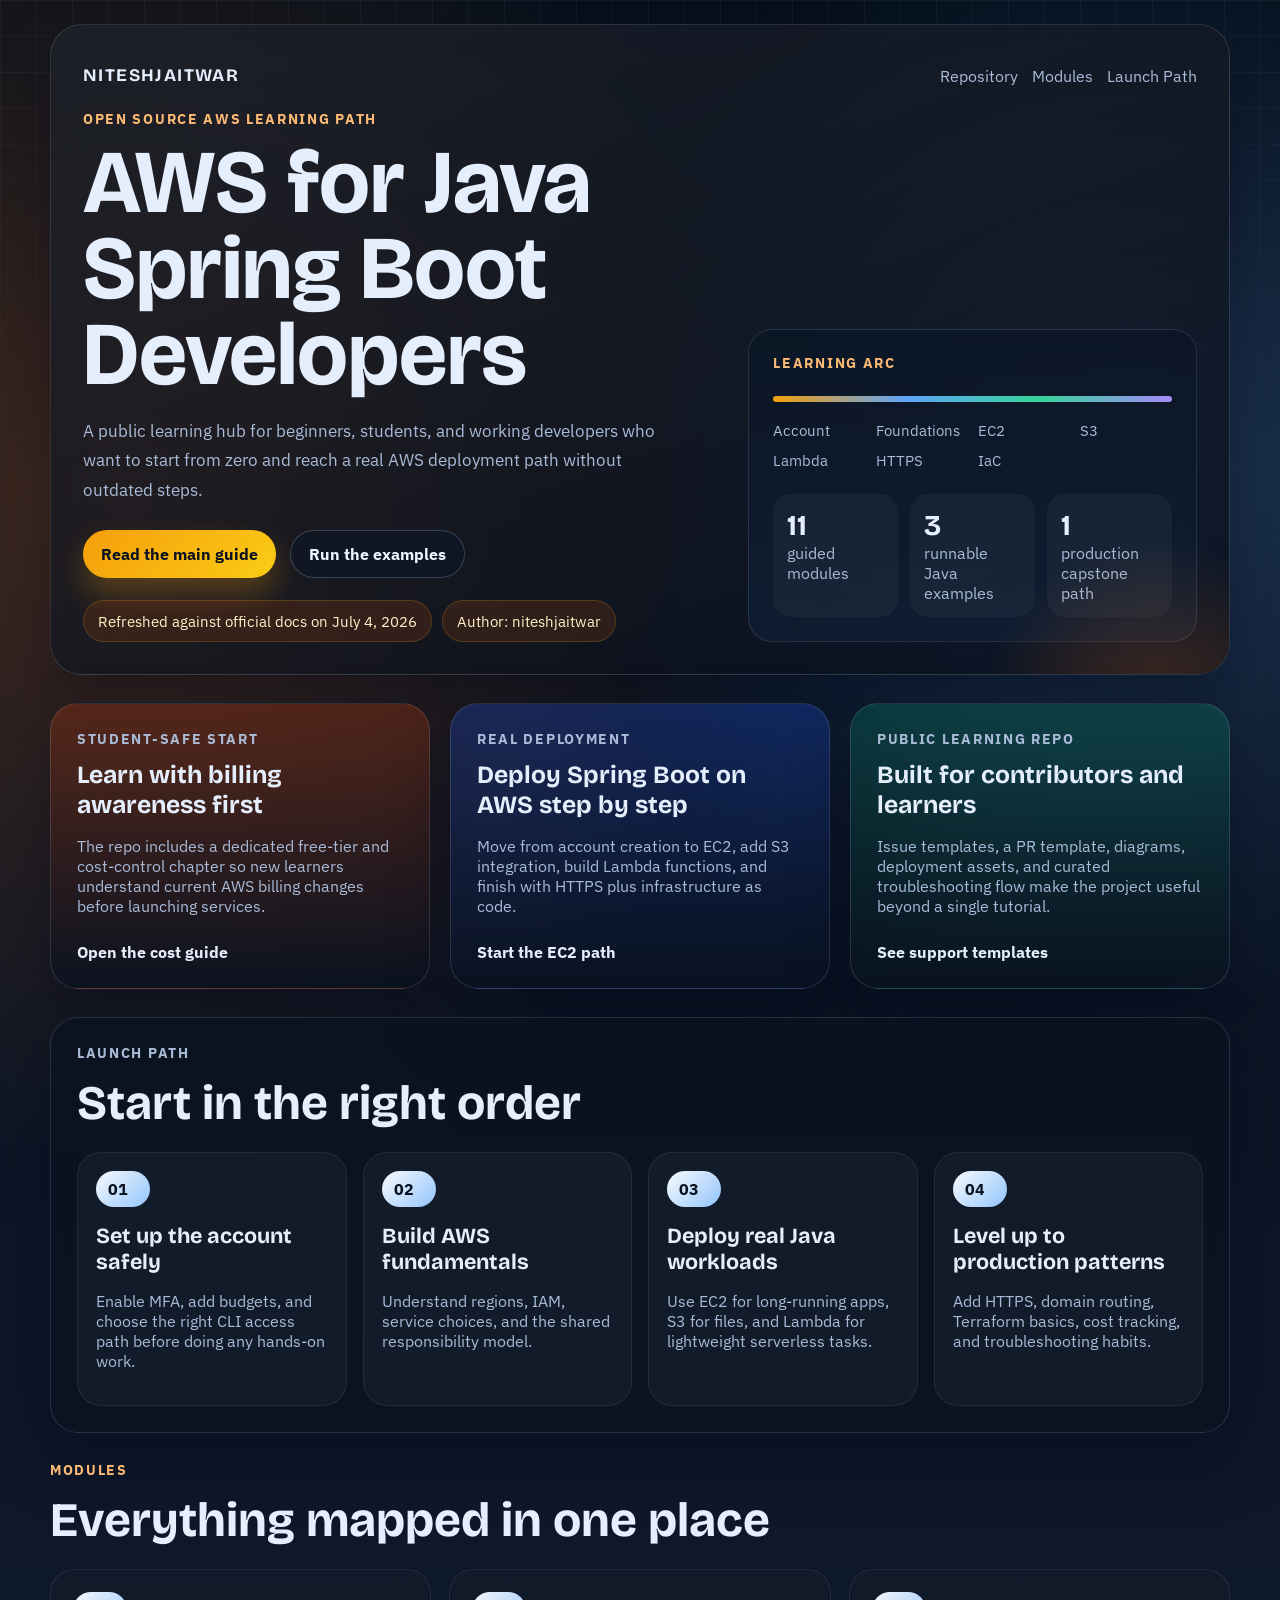
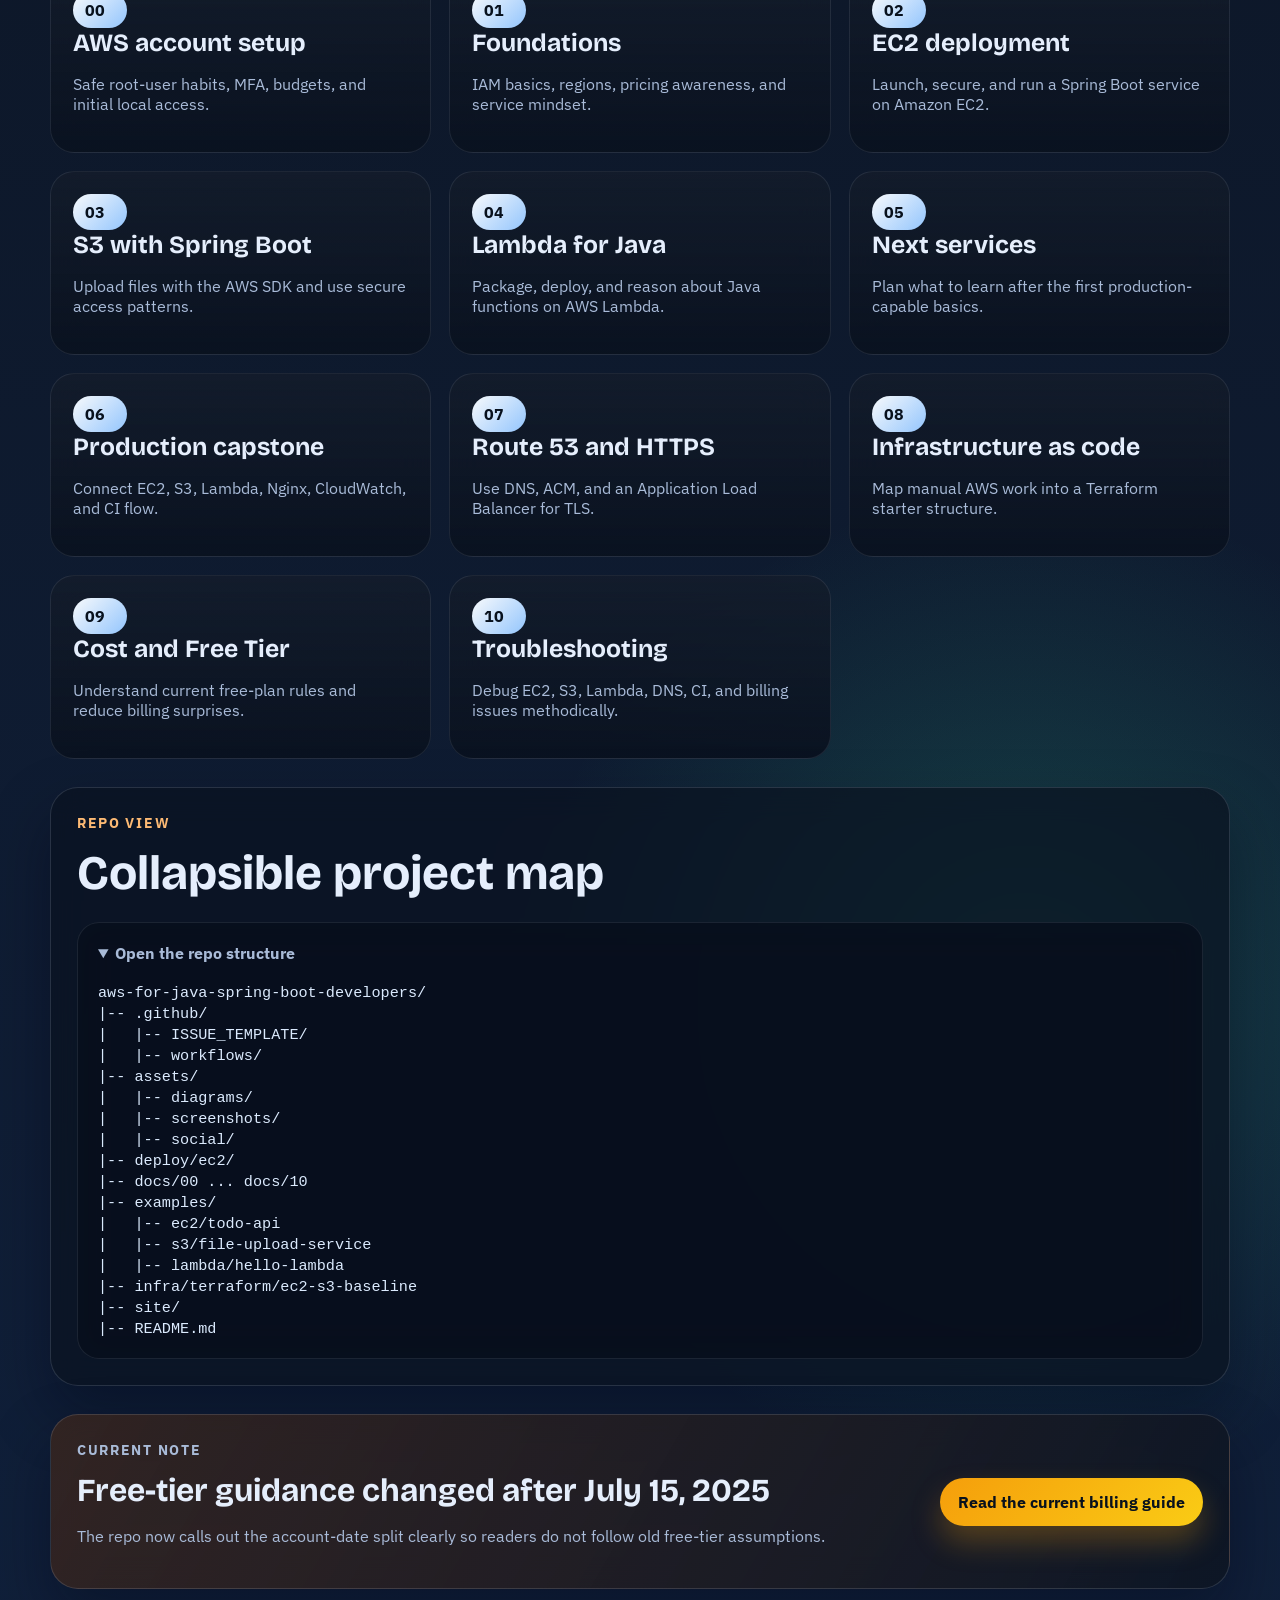
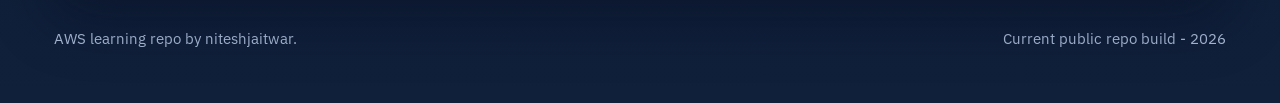
<file: site/index.html>
<!DOCTYPE html>
<html lang="en">
<head>
  <meta charset="utf-8">
  <meta name="viewport" content="width=device-width, initial-scale=1">
  <title>AWS for Java Spring Boot Developers</title>
  <meta name="description" content="Beginner-friendly AWS learning path for Java and Spring Boot developers, from account setup to EC2, S3, Lambda, HTTPS, IaC, free tier guidance, and troubleshooting.">
  <meta name="theme-color" content="#0b1220">
  <meta property="og:title" content="AWS for Java Spring Boot Developers">
  <meta property="og:description" content="Step-by-step AWS learning path by niteshjaitwar with EC2, S3, Lambda, HTTPS, IaC, cost control, and troubleshooting.">
  <meta property="og:type" content="website">
  <meta property="og:url" content="https://niteshjaitwar.github.io/aws-for-java-spring-boot-developers/">
  <meta property="og:image" content="https://niteshjaitwar.github.io/aws-for-java-spring-boot-developers/assets/social-preview.svg">
  <meta property="twitter:card" content="summary_large_image">
  <meta property="twitter:title" content="AWS for Java Spring Boot Developers">
  <meta property="twitter:description" content="A public, student-friendly AWS roadmap for Java Spring Boot developers.">
  <meta property="twitter:image" content="https://niteshjaitwar.github.io/aws-for-java-spring-boot-developers/assets/social-preview.svg">
  <link rel="canonical" href="https://niteshjaitwar.github.io/aws-for-java-spring-boot-developers/">
  <script>document.documentElement.classList.add('js');</script>
  <link rel="preconnect" href="https://fonts.googleapis.com">
  <link rel="preconnect" href="https://fonts.gstatic.com" crossorigin>
  <link href="https://fonts.googleapis.com/css2?family=Bricolage+Grotesque:wght@400;500;700;800&family=IBM+Plex+Sans:wght@400;500;600&display=swap" rel="stylesheet">
  <link rel="stylesheet" href="./styles.css">
</head>
<body>
  <div class="page-shell">
    <header class="hero">
      <nav class="topbar">
        <a class="brand" href="https://github.com/niteshjaitwar/aws-for-java-spring-boot-developers">niteshjaitwar</a>
        <div class="topbar-links">
          <a href="https://github.com/niteshjaitwar/aws-for-java-spring-boot-developers">Repository</a>
          <a href="#modules">Modules</a>
          <a href="#launch">Launch Path</a>
        </div>
      </nav>

      <div class="hero-grid">
        <section class="hero-copy reveal">
          <p class="eyebrow">Open Source AWS Learning Path</p>
          <h1>AWS for Java Spring Boot Developers</h1>
          <p class="lead">
            A public learning hub for beginners, students, and working developers who want to start from zero and reach a real AWS deployment path without outdated steps.
          </p>
          <div class="hero-actions">
            <a class="button button-primary" href="https://github.com/niteshjaitwar/aws-for-java-spring-boot-developers/blob/main/README.md">Read the main guide</a>
            <a class="button button-secondary" href="https://github.com/niteshjaitwar/aws-for-java-spring-boot-developers/tree/main/examples">Run the examples</a>
          </div>
          <div class="status-ribbon">
            <span>Refreshed against official docs on July 4, 2026</span>
            <span>Author: niteshjaitwar</span>
          </div>
        </section>

        <aside class="hero-panel reveal">
          <p class="panel-title">Learning arc</p>
          <div class="orbit-line"></div>
          <div class="orbit-items">
            <span>Account</span>
            <span>Foundations</span>
            <span>EC2</span>
            <span>S3</span>
            <span>Lambda</span>
            <span>HTTPS</span>
            <span>IaC</span>
          </div>
          <ul class="panel-metrics">
            <li><strong>11</strong><span>guided modules</span></li>
            <li><strong>3</strong><span>runnable Java examples</span></li>
            <li><strong>1</strong><span>production capstone path</span></li>
          </ul>
        </aside>
      </div>
    </header>

    <main>
      <section class="signal-grid">
        <article class="signal-card warm reveal">
          <p class="signal-kicker">Student-safe start</p>
          <h2>Learn with billing awareness first</h2>
          <p>
            The repo includes a dedicated free-tier and cost-control chapter so new learners understand current AWS billing changes before launching services.
          </p>
          <a href="https://github.com/niteshjaitwar/aws-for-java-spring-boot-developers/blob/main/docs/09-cost-and-free-tier/README.md">Open the cost guide</a>
        </article>

        <article class="signal-card cool reveal">
          <p class="signal-kicker">Real deployment</p>
          <h2>Deploy Spring Boot on AWS step by step</h2>
          <p>
            Move from account creation to EC2, add S3 integration, build Lambda functions, and finish with HTTPS plus infrastructure as code.
          </p>
          <a href="https://github.com/niteshjaitwar/aws-for-java-spring-boot-developers/blob/main/docs/02-ec2-spring-boot-deployment/README.md">Start the EC2 path</a>
        </article>

        <article class="signal-card mint reveal">
          <p class="signal-kicker">Public learning repo</p>
          <h2>Built for contributors and learners</h2>
          <p>
            Issue templates, a PR template, diagrams, deployment assets, and curated troubleshooting flow make the project useful beyond a single tutorial.
          </p>
          <a href="https://github.com/niteshjaitwar/aws-for-java-spring-boot-developers/tree/main/.github/ISSUE_TEMPLATE">See support templates</a>
        </article>
      </section>

      <section class="timeline reveal" id="launch">
        <div class="section-heading">
          <p class="eyebrow">Launch Path</p>
          <h2>Start in the right order</h2>
        </div>
        <div class="timeline-track">
          <article>
            <span class="step-tag">01</span>
            <h3>Set up the account safely</h3>
            <p>Enable MFA, add budgets, and choose the right CLI access path before doing any hands-on work.</p>
          </article>
          <article>
            <span class="step-tag">02</span>
            <h3>Build AWS fundamentals</h3>
            <p>Understand regions, IAM, service choices, and the shared responsibility model.</p>
          </article>
          <article>
            <span class="step-tag">03</span>
            <h3>Deploy real Java workloads</h3>
            <p>Use EC2 for long-running apps, S3 for files, and Lambda for lightweight serverless tasks.</p>
          </article>
          <article>
            <span class="step-tag">04</span>
            <h3>Level up to production patterns</h3>
            <p>Add HTTPS, domain routing, Terraform basics, cost tracking, and troubleshooting habits.</p>
          </article>
        </div>
      </section>

      <section class="modules" id="modules">
        <div class="section-heading reveal">
          <p class="eyebrow">Modules</p>
          <h2>Everything mapped in one place</h2>
        </div>
        <div class="module-grid">
          <a class="module-card reveal" href="https://github.com/niteshjaitwar/aws-for-java-spring-boot-developers/blob/main/docs/00-aws-account-setup/README.md">
            <span class="module-number">00</span>
            <h3>AWS account setup</h3>
            <p>Safe root-user habits, MFA, budgets, and initial local access.</p>
          </a>
          <a class="module-card reveal" href="https://github.com/niteshjaitwar/aws-for-java-spring-boot-developers/blob/main/docs/01-foundations/README.md">
            <span class="module-number">01</span>
            <h3>Foundations</h3>
            <p>IAM basics, regions, pricing awareness, and service mindset.</p>
          </a>
          <a class="module-card reveal" href="https://github.com/niteshjaitwar/aws-for-java-spring-boot-developers/blob/main/docs/02-ec2-spring-boot-deployment/README.md">
            <span class="module-number">02</span>
            <h3>EC2 deployment</h3>
            <p>Launch, secure, and run a Spring Boot service on Amazon EC2.</p>
          </a>
          <a class="module-card reveal" href="https://github.com/niteshjaitwar/aws-for-java-spring-boot-developers/blob/main/docs/03-s3-with-spring-boot/README.md">
            <span class="module-number">03</span>
            <h3>S3 with Spring Boot</h3>
            <p>Upload files with the AWS SDK and use secure access patterns.</p>
          </a>
          <a class="module-card reveal" href="https://github.com/niteshjaitwar/aws-for-java-spring-boot-developers/blob/main/docs/04-lambda-for-java/README.md">
            <span class="module-number">04</span>
            <h3>Lambda for Java</h3>
            <p>Package, deploy, and reason about Java functions on AWS Lambda.</p>
          </a>
          <a class="module-card reveal" href="https://github.com/niteshjaitwar/aws-for-java-spring-boot-developers/blob/main/docs/05-next-steps/README.md">
            <span class="module-number">05</span>
            <h3>Next services</h3>
            <p>Plan what to learn after the first production-capable basics.</p>
          </a>
          <a class="module-card reveal" href="https://github.com/niteshjaitwar/aws-for-java-spring-boot-developers/blob/main/docs/06-production-capstone/README.md">
            <span class="module-number">06</span>
            <h3>Production capstone</h3>
            <p>Connect EC2, S3, Lambda, Nginx, CloudWatch, and CI flow.</p>
          </a>
          <a class="module-card reveal" href="https://github.com/niteshjaitwar/aws-for-java-spring-boot-developers/blob/main/docs/07-route53-https-custom-domain/README.md">
            <span class="module-number">07</span>
            <h3>Route 53 and HTTPS</h3>
            <p>Use DNS, ACM, and an Application Load Balancer for TLS.</p>
          </a>
          <a class="module-card reveal" href="https://github.com/niteshjaitwar/aws-for-java-spring-boot-developers/blob/main/docs/08-infrastructure-as-code/README.md">
            <span class="module-number">08</span>
            <h3>Infrastructure as code</h3>
            <p>Map manual AWS work into a Terraform starter structure.</p>
          </a>
          <a class="module-card reveal" href="https://github.com/niteshjaitwar/aws-for-java-spring-boot-developers/blob/main/docs/09-cost-and-free-tier/README.md">
            <span class="module-number">09</span>
            <h3>Cost and Free Tier</h3>
            <p>Understand current free-plan rules and reduce billing surprises.</p>
          </a>
          <a class="module-card reveal" href="https://github.com/niteshjaitwar/aws-for-java-spring-boot-developers/blob/main/docs/10-troubleshooting/README.md">
            <span class="module-number">10</span>
            <h3>Troubleshooting</h3>
            <p>Debug EC2, S3, Lambda, DNS, CI, and billing issues methodically.</p>
          </a>
        </div>
      </section>

      <section class="workspace reveal">
        <div class="section-heading">
          <p class="eyebrow">Repo View</p>
          <h2>Collapsible project map</h2>
        </div>
        <details open class="tree-card">
          <summary>Open the repo structure</summary>
          <pre><code>aws-for-java-spring-boot-developers/
|-- .github/
|   |-- ISSUE_TEMPLATE/
|   |-- workflows/
|-- assets/
|   |-- diagrams/
|   |-- screenshots/
|   |-- social/
|-- deploy/ec2/
|-- docs/00 ... docs/10
|-- examples/
|   |-- ec2/todo-api
|   |-- s3/file-upload-service
|   |-- lambda/hello-lambda
|-- infra/terraform/ec2-s3-baseline
|-- site/
|-- README.md</code></pre>
        </details>
      </section>

      <section class="resource-band reveal">
        <div>
          <p class="eyebrow">Current note</p>
          <h2>Free-tier guidance changed after July 15, 2025</h2>
          <p>
            The repo now calls out the account-date split clearly so readers do not follow old free-tier assumptions.
          </p>
        </div>
        <a class="button button-primary" href="https://github.com/niteshjaitwar/aws-for-java-spring-boot-developers/blob/main/docs/09-cost-and-free-tier/README.md">Read the current billing guide</a>
      </section>
    </main>

    <footer class="footer">
      <p>AWS learning repo by <a href="https://github.com/niteshjaitwar">niteshjaitwar</a>.</p>
      <p id="footer-year">Current public repo build</p>
    </footer>
  </div>
  <script src="./script.js"></script>
</body>
</html>
</file>
<file: site/styles.css>
:root {
  --bg: #07111f;
  --bg-soft: #112038;
  --card: rgba(10, 18, 32, 0.72);
  --card-border: rgba(219, 234, 254, 0.14);
  --text: #e5eefc;
  --muted: #a9bbd8;
  --warm: #f59e0b;
  --sky: #60a5fa;
  --mint: #34d399;
  --peach: #fdba74;
  --violet: #a78bfa;
  --shadow: 0 28px 60px rgba(2, 6, 23, 0.36);
}

* {
  box-sizing: border-box;
}

html {
  scroll-behavior: smooth;
}

body {
  margin: 0;
  min-height: 100vh;
  color: var(--text);
  background:
    radial-gradient(circle at 10% 15%, rgba(249, 115, 22, 0.24), transparent 22%),
    radial-gradient(circle at 88% 14%, rgba(96, 165, 250, 0.24), transparent 18%),
    radial-gradient(circle at 80% 78%, rgba(52, 211, 153, 0.22), transparent 18%),
    linear-gradient(180deg, #06101c 0%, #0d1728 42%, #10203b 100%);
  font-family: "IBM Plex Sans", sans-serif;
}

body::before {
  content: "";
  position: fixed;
  inset: 0;
  pointer-events: none;
  background-image:
    linear-gradient(rgba(148, 163, 184, 0.08) 1px, transparent 1px),
    linear-gradient(90deg, rgba(148, 163, 184, 0.08) 1px, transparent 1px);
  background-size: 36px 36px;
  mask-image: linear-gradient(180deg, rgba(255, 255, 255, 0.85), transparent 88%);
}

a {
  color: inherit;
  text-decoration: none;
}

.page-shell {
  width: min(1180px, calc(100% - 32px));
  margin: 0 auto;
  padding: 24px 0 56px;
}

.hero,
.timeline,
.workspace,
.resource-band,
.signal-card,
.module-card,
.tree-card {
  backdrop-filter: blur(16px);
}

.topbar {
  display: flex;
  justify-content: space-between;
  align-items: center;
  gap: 16px;
  padding: 8px 0 24px;
}

.brand {
  font-family: "Bricolage Grotesque", sans-serif;
  font-size: 1.1rem;
  font-weight: 700;
  letter-spacing: 0.08em;
  text-transform: uppercase;
}

.topbar-links {
  display: flex;
  flex-wrap: wrap;
  gap: 14px;
  color: var(--muted);
}

.topbar-links a:hover,
.brand:hover,
.signal-card a:hover {
  color: #fff7ed;
}

.hero {
  position: relative;
  padding: 32px;
  border: 1px solid var(--card-border);
  border-radius: 32px;
  background:
    linear-gradient(160deg, rgba(255, 247, 237, 0.08), rgba(15, 23, 42, 0.2)),
    rgba(4, 10, 20, 0.68);
  box-shadow: var(--shadow);
  overflow: hidden;
}

.hero::after {
  content: "";
  position: absolute;
  inset: auto -10% -36% auto;
  width: 380px;
  height: 380px;
  border-radius: 50%;
  background: radial-gradient(circle, rgba(249, 115, 22, 0.24), transparent 66%);
}

.hero-grid {
  display: grid;
  grid-template-columns: 1.35fr 0.95fr;
  gap: 28px;
}

.hero-copy h1,
.section-heading h2,
.signal-card h2,
.timeline h3,
.module-card h3,
.resource-band h2 {
  font-family: "Bricolage Grotesque", sans-serif;
}

.eyebrow,
.signal-kicker,
.panel-title {
  margin: 0 0 12px;
  color: var(--peach);
  font-size: 0.88rem;
  font-weight: 700;
  letter-spacing: 0.12em;
  text-transform: uppercase;
}

.hero-copy h1 {
  margin: 0;
  max-width: 11ch;
  font-size: clamp(3rem, 7vw, 5.6rem);
  line-height: 0.96;
}

.lead {
  max-width: 58ch;
  margin: 18px 0 26px;
  color: var(--muted);
  font-size: 1.08rem;
  line-height: 1.7;
}

.hero-actions {
  display: flex;
  flex-wrap: wrap;
  gap: 14px;
}

.button {
  display: inline-flex;
  align-items: center;
  justify-content: center;
  min-height: 48px;
  padding: 0 18px;
  border-radius: 999px;
  font-weight: 700;
  transition: transform 180ms ease, box-shadow 180ms ease, border-color 180ms ease;
}

.button:hover {
  transform: translateY(-2px);
}

.button-primary {
  color: #08111d;
  background: linear-gradient(135deg, #f59e0b, #facc15);
  box-shadow: 0 16px 30px rgba(245, 158, 11, 0.28);
}

.button-secondary {
  border: 1px solid rgba(191, 219, 254, 0.22);
  color: #eff6ff;
  background: rgba(14, 23, 38, 0.64);
}

.status-ribbon {
  display: flex;
  flex-wrap: wrap;
  gap: 10px;
  margin-top: 22px;
}

.status-ribbon span {
  padding: 10px 14px;
  border: 1px solid rgba(251, 191, 36, 0.18);
  border-radius: 999px;
  color: #fef3c7;
  background: rgba(146, 64, 14, 0.24);
  font-size: 0.95rem;
}

.hero-panel {
  position: relative;
  align-self: end;
  padding: 24px;
  border-radius: 24px;
  border: 1px solid rgba(148, 163, 184, 0.18);
  background: linear-gradient(180deg, rgba(12, 22, 38, 0.88), rgba(17, 34, 56, 0.64));
}

.orbit-line {
  height: 6px;
  margin: 24px 0 18px;
  border-radius: 999px;
  background: linear-gradient(90deg, var(--warm), var(--sky), var(--mint), var(--violet));
}

.orbit-items {
  display: grid;
  grid-template-columns: repeat(4, minmax(0, 1fr));
  gap: 10px;
  color: var(--muted);
  font-size: 0.95rem;
}

.panel-metrics {
  display: grid;
  grid-template-columns: repeat(3, minmax(0, 1fr));
  gap: 12px;
  padding: 0;
  margin: 24px 0 0;
  list-style: none;
}

.panel-metrics li {
  padding: 14px;
  border-radius: 18px;
  background: rgba(255, 255, 255, 0.04);
}

.panel-metrics strong {
  display: block;
  font-family: "Bricolage Grotesque", sans-serif;
  font-size: 1.8rem;
}

.panel-metrics span,
.signal-card p,
.module-card p,
.timeline p,
.resource-band p,
.footer p,
.tree-card,
summary {
  color: var(--muted);
}

main {
  display: grid;
  gap: 28px;
  margin-top: 28px;
}

.signal-grid {
  display: grid;
  grid-template-columns: repeat(3, minmax(0, 1fr));
  gap: 20px;
}

.signal-card,
.timeline,
.workspace,
.resource-band {
  padding: 26px;
  border-radius: 28px;
  border: 1px solid var(--card-border);
  background: var(--card);
  box-shadow: var(--shadow);
}

.signal-card h2,
.module-card h3 {
  margin: 0 0 12px;
  font-size: 1.55rem;
}

.signal-card a {
  display: inline-flex;
  margin-top: 10px;
  font-weight: 700;
}

.warm {
  background: linear-gradient(180deg, rgba(154, 52, 18, 0.38), rgba(10, 18, 32, 0.82));
}

.cool {
  background: linear-gradient(180deg, rgba(29, 78, 216, 0.3), rgba(10, 18, 32, 0.82));
}

.mint {
  background: linear-gradient(180deg, rgba(5, 150, 105, 0.26), rgba(10, 18, 32, 0.82));
}

.section-heading {
  margin-bottom: 20px;
}

.section-heading h2 {
  margin: 0;
  font-size: clamp(2rem, 4vw, 3rem);
}

.timeline-track {
  display: grid;
  grid-template-columns: repeat(4, minmax(0, 1fr));
  gap: 16px;
}

.timeline-track article {
  padding: 18px;
  border-radius: 24px;
  background: rgba(255, 255, 255, 0.035);
  border: 1px solid rgba(148, 163, 184, 0.12);
}

.step-tag,
.module-number {
  display: inline-flex;
  min-width: 54px;
  padding: 8px 12px;
  border-radius: 999px;
  font-weight: 700;
  color: #08111d;
  background: linear-gradient(135deg, #f8fafc, #93c5fd);
}

.timeline h3 {
  margin: 16px 0 10px;
  font-size: 1.35rem;
}

.module-grid {
  display: grid;
  grid-template-columns: repeat(3, minmax(0, 1fr));
  gap: 18px;
}

.module-card {
  padding: 22px;
  border: 1px solid rgba(148, 163, 184, 0.14);
  border-radius: 24px;
  background:
    linear-gradient(180deg, rgba(219, 234, 254, 0.04), rgba(10, 18, 32, 0.86)),
    rgba(10, 18, 32, 0.74);
  transition: transform 180ms ease, border-color 180ms ease, background 180ms ease;
}

.module-card:hover {
  transform: translateY(-4px);
  border-color: rgba(125, 211, 252, 0.34);
  background:
    linear-gradient(180deg, rgba(251, 191, 36, 0.08), rgba(10, 18, 32, 0.9)),
    rgba(10, 18, 32, 0.84);
}

.tree-card {
  padding: 20px;
  border-radius: 22px;
  border: 1px solid rgba(148, 163, 184, 0.14);
  background: rgba(8, 15, 28, 0.76);
}

.tree-card summary {
  cursor: pointer;
  font-weight: 700;
}

pre {
  margin: 18px 0 0;
  overflow-x: auto;
  font-family: "IBM Plex Sans", sans-serif;
  font-size: 0.95rem;
  color: #dbeafe;
}

.resource-band {
  display: flex;
  align-items: center;
  justify-content: space-between;
  gap: 20px;
  background:
    linear-gradient(120deg, rgba(249, 115, 22, 0.16), rgba(14, 23, 38, 0.84)),
    rgba(10, 18, 32, 0.74);
}

.resource-band h2 {
  margin: 0 0 8px;
  font-size: 2rem;
}

.footer {
  display: flex;
  justify-content: space-between;
  gap: 16px;
  padding: 24px 4px 0;
  font-size: 0.95rem;
}

.reveal,
.js .reveal.is-visible {
  opacity: 1;
  transform: translateY(0);
}

.js .reveal {
  opacity: 0;
  transform: translateY(18px);
  transition: opacity 520ms ease, transform 520ms ease;
  transition-delay: var(--delay, 0ms);
}

@media (max-width: 1040px) {
  .hero-grid,
  .signal-grid,
  .timeline-track,
  .module-grid,
  .resource-band,
  .footer {
    grid-template-columns: 1fr;
    flex-direction: column;
    align-items: flex-start;
  }

  .panel-metrics {
    grid-template-columns: repeat(3, minmax(0, 1fr));
  }
}

@media (max-width: 760px) {
  .page-shell {
    width: min(100% - 20px, 1180px);
  }

  .hero,
  .timeline,
  .workspace,
  .resource-band,
  .signal-card {
    padding: 22px;
  }

  .topbar,
  .topbar-links,
  .hero-actions,
  .status-ribbon,
  .orbit-items,
  .panel-metrics,
  .signal-grid,
  .timeline-track,
  .module-grid,
  .footer {
    display: grid;
  }

  .topbar {
    gap: 12px;
  }

  .topbar-links,
  .hero-actions,
  .status-ribbon,
  .orbit-items,
  .panel-metrics,
  .signal-grid,
  .timeline-track,
  .module-grid,
  .footer {
    grid-template-columns: 1fr;
  }

  .hero-copy h1 {
    max-width: none;
  }

  .button {
    width: 100%;
  }
}
</file>
